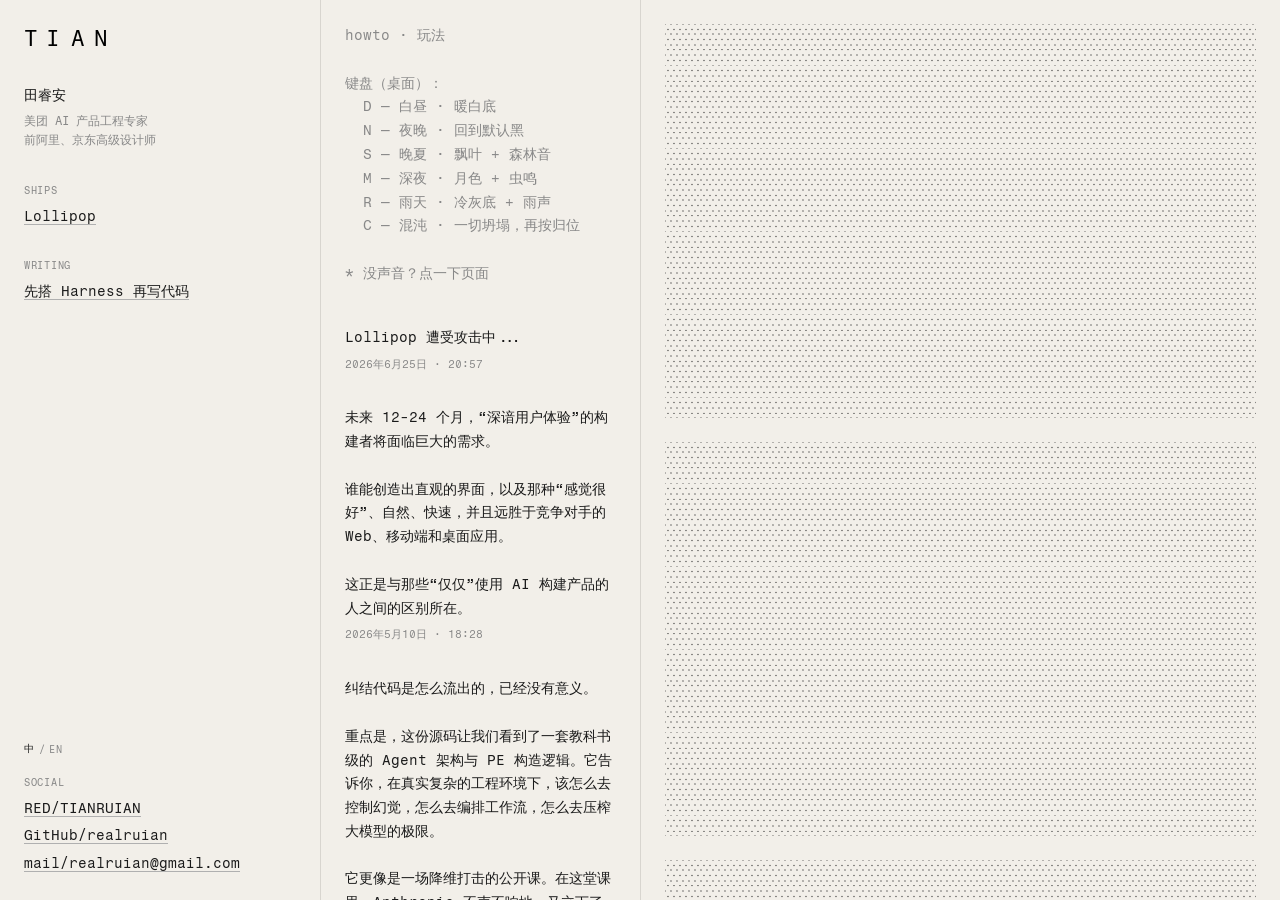
<file: index.html>
<!DOCTYPE html>
<html lang="zh">
<head>
  <meta charset="UTF-8">
  <meta name="viewport" content="width=device-width, initial-scale=1.0">
  <title>田睿安 · 个人站</title>
  <meta name="description" content="田睿安 — 美团 AI 产品工程专家">
  <link rel="canonical" href="https://tianruian.com/">

  <!-- Open Graph -->
  <meta property="og:title" content="田睿安">
  <meta property="og:description" content="美团 AI 产品工程专家">
  <meta property="og:type" content="website">
  <meta property="og:url" content="https://tianruian.com/">
  <meta property="og:image" content="https://tianruian.com/assets/og.jpg">
  <!-- Twitter 大图卡片 -->
  <meta name="twitter:card" content="summary_large_image">
  <meta name="twitter:image" content="https://tianruian.com/assets/og.jpg">

  <link rel="preconnect" href="https://fonts.googleapis.com">
  <link rel="preconnect" href="https://fonts.gstatic.com" crossorigin>
  <link href="https://fonts.googleapis.com/css2?family=Fragment+Mono&display=swap" rel="stylesheet">
  <link rel="stylesheet" href="styles.css">

  <!-- Shader 依赖预加载：让浏览器在解析 HTML 阶段就并行下载，首屏更快上 shader -->
  <!-- CDN_VERSION: 18.3.1 — 改版本要同步改下方 3 处 + js/shaders.js line 5-7（3 处 import），共 6 处 -->
  <link rel="modulepreload" href="https://esm.sh/react@18.3.1" crossorigin>
  <link rel="modulepreload" href="https://esm.sh/react-dom@18.3.1/client" crossorigin>
  <link rel="modulepreload" href="https://esm.sh/@paper-design/shaders-react@0.0.72?deps=react@18.3.1,react-dom@18.3.1" crossorigin>
</head>
<body class="light leaves">
  <div class="page">

    <!-- Col 1 — 身份 -->
    <div class="col col-1">
      <!-- 占位 logo：四个字母 "YOU!"，每个字母点击切换一个主题（对齐原站 4 字母逻辑） -->
      <svg class="logo" viewBox="0 0 120 36" fill="none" xmlns="http://www.w3.org/2000/svg" aria-label="TIAN">
        <g class="logo-letter" data-mode="day">
          <text x="0" y="28" fill="black" font-family="Fragment Mono, monospace" font-size="28" font-weight="500">T</text>
        </g>
        <g class="logo-letter" data-mode="summer">
          <text x="28" y="28" fill="black" font-family="Fragment Mono, monospace" font-size="28" font-weight="500">I</text>
        </g>
        <g class="logo-letter" data-mode="night">
          <text x="60" y="28" fill="black" font-family="Fragment Mono, monospace" font-size="28" font-weight="500">A</text>
        </g>
        <g class="logo-letter" data-mode="chaos">
          <text x="90" y="28" fill="black" font-family="Fragment Mono, monospace" font-size="28" font-weight="500">N</text>
        </g>
      </svg>

      <p data-i18n="intro"></p>

      <div class="section">
        <div class="section-title" data-i18n="artifacts_title"></div>
        <div class="links" id="artifacts-links"></div>
      </div>

      <div class="section">
        <div class="section-title" data-i18n="writing_title"></div>
        <div class="links" id="writing-links"></div>
      </div>

      <div class="social-fixed">
        <div class="lang-switch">
          <button type="button" class="lang-btn" data-lang="zh">中</button>
          <span class="lang-sep">/</span>
          <button type="button" class="lang-btn" data-lang="en">EN</button>
        </div>
        <div class="section-title" data-i18n="social_title"></div>
        <div class="links" id="social-links"></div>
      </div>

    </div>

    <!-- Col 2 — thoughts / voice / video 时间线 -->
    <div class="col" id="col-thoughts">
      <div class="entry how-to-entry visible" data-i18n="howto"></div>
      <div class="col-loader"></div>
    </div>

    <!-- Col 3 — 图片 / 画廊 -->
    <div class="col" id="col-images">
      <div class="col-loader"></div>
    </div>

  </div>

  <!-- 氛围叠加层（视频/音频） -->
  <video id="leaves-overlay" src="assets/leaves.mp4" loop muted playsinline autoplay preload="auto"></video>
  <audio id="forest-audio"   src="assets/forest.mp3" loop preload="none"></audio>
  <video id="moon-overlay"   src="assets/moon.mp4"   loop muted playsinline preload="none"></video>
  <audio id="night-audio"    src="assets/night.mp3"  loop preload="none"></audio>
  <video id="rain-overlay"   src="assets/rain.mp4"   loop muted playsinline preload="none"></video>
  <audio id="rain-audio"     src="assets/rain.mp3"   loop preload="none"></audio>

  <script src="js/i18n.js"></script>
  <script src="js/app.js"></script>
  <script src="js/themes.js"></script>
  <script src="js/chaos.js"></script>
  <script type="module" src="js/shaders.js"></script>
</body>
</html>
</file>
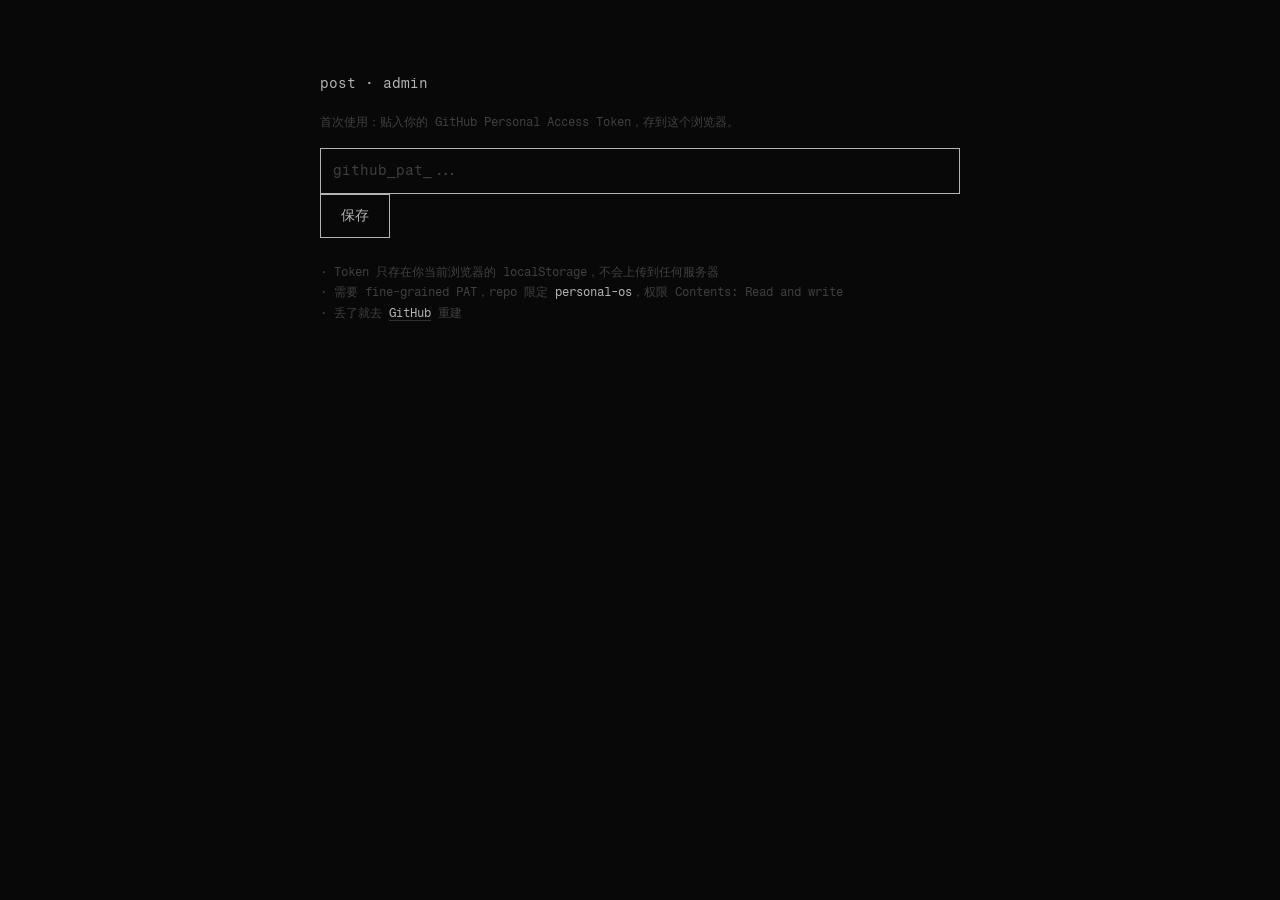
<file: admin.html>
<!DOCTYPE html>
<html lang="zh">
<head>
  <meta charset="UTF-8">
  <meta name="viewport" content="width=device-width, initial-scale=1.0">
  <meta name="robots" content="noindex, nofollow">
  <title>post · admin</title>
  <link rel="preconnect" href="https://fonts.googleapis.com">
  <link rel="preconnect" href="https://fonts.gstatic.com" crossorigin>
  <link href="https://fonts.googleapis.com/css2?family=Fragment+Mono&display=swap" rel="stylesheet">
  <link rel="stylesheet" href="styles.css">
  <link rel="stylesheet" href="styles-admin.css">
</head>
<body class="admin">
  <div class="admin-wrap">

    <!-- 未登录：token 输入 -->
    <section id="auth-section" class="card hidden">
      <h1 class="admin-title">post · admin</h1>
      <p class="admin-hint">首次使用：贴入你的 GitHub Personal Access Token，存到这个浏览器。</p>
      <input type="password" id="token-input" placeholder="github_pat_..." autocomplete="off">
      <button type="button" id="save-token-btn" class="btn btn-primary">保存</button>
      <p class="admin-hint" style="margin-top:24px">
        · Token 只存在你当前浏览器的 localStorage，不会上传到任何服务器<br>
        · 需要 fine-grained PAT，repo 限定 <code>personal-os</code>，权限 Contents: Read and write<br>
        · 丢了就去 <a href="https://github.com/settings/personal-access-tokens" target="_blank" rel="noopener">GitHub</a> 重建
      </p>
    </section>

    <!-- 已登录：发布 + 管理 -->
    <section id="post-section" class="card hidden">
      <header class="post-header">
        <h1 class="admin-title">内容后台</h1>
        <button type="button" id="logout-btn" class="btn-link">退出登录</button>
      </header>

      <!-- 一级视图切换：发布 / 管理 -->
      <div class="view-switch">
        <button type="button" class="view-tab active" data-view="post">发布新内容</button>
        <button type="button" class="view-tab" data-view="manage">管理已发布</button>
      </div>

      <!-- ════════ 发布视图 ════════ -->
      <div id="view-post" class="view-panel">
        <p class="view-desc">先选类型，填好内容点「发布」。<b>想法</b>进中间栏，<b>图片</b>进右栏，<b>文章</b>进左栏 Writing。</p>

        <!-- 模式切换：想法 / 图片 / 文章 -->
        <div class="tab-switch">
          <button type="button" class="tab-btn active" data-mode="thought">想法</button>
          <button type="button" class="tab-btn" data-mode="photo">图片</button>
          <button type="button" class="tab-btn" data-mode="writing">文章</button>
        </div>

        <!-- thought 模式：文字 -->
        <div id="thought-fields" class="mode-fields">
          <div class="field">
            <label class="field-label">中文（必填）</label>
            <textarea id="text-zh" placeholder="今天想写点什么…" rows="5"></textarea>
          </div>

          <div class="field">
            <label class="field-label">
              English <span class="field-optional">（可选，留空则英文模式也显示中文）</span>
            </label>
            <textarea id="text-en" placeholder="same thought, in english…" rows="3"></textarea>
          </div>
        </div>

        <!-- photo 模式：caption + gallery -->
        <div id="photo-fields" class="mode-fields hidden">
          <div class="field">
            <label class="field-label">配文 中文 <span class="field-optional">（可选）</span></label>
            <input type="text" id="caption-zh" placeholder="一句话配图">
          </div>
          <div class="field">
            <label class="field-label">配文 English <span class="field-optional">（可选）</span></label>
            <input type="text" id="caption-en" placeholder="one-line caption">
          </div>
          <div class="field field-inline">
            <label class="checkbox">
              <input type="checkbox" id="gallery-check">
              <span>多张图打包成一个画廊</span>
            </label>
          </div>
        </div>

        <!-- writing 模式：文章标题 + URL -->
        <div id="writing-fields" class="mode-fields hidden">
          <div class="field">
            <label class="field-label">标题中文（必填）</label>
            <input type="text" id="title-zh" placeholder="文章标题">
          </div>
          <div class="field">
            <label class="field-label">
              标题 English <span class="field-optional">（可选，留空则英文模式也显示中文）</span>
            </label>
            <input type="text" id="title-en" placeholder="article title in english">
          </div>
          <div class="field">
            <label class="field-label">URL（必填）</label>
            <input type="url" id="writing-url" placeholder="https://mp.weixin.qq.com/s/...">
          </div>
          <p class="admin-hint" style="margin-top:-8px">最多显示前 5 篇（按时间倒序）。改时间戳可调顺序。</p>
        </div>

        <!-- 共享：图片上传（thought / photo 用） -->
        <div class="field" id="image-upload-field">
          <label class="field-label">配图 <span class="field-optional">（点击 / 拖拽 / 粘贴，可多张）</span></label>
          <div id="drop-zone" class="drop-zone">
            <input type="file" id="file-input" accept="image/*" multiple hidden>
            <span class="drop-hint">+ 添加图片 或 直接拖进来</span>
          </div>
          <div id="preview-grid" class="preview-grid"></div>
        </div>

        <!-- 共享：选项（thought / photo 用） -->
        <div class="field field-inline" id="options-field">
          <label class="checkbox">
            <input type="checkbox" id="featured-check">
            <span>置顶（featured）</span>
          </label>
          <label class="checkbox" id="translate-wrapper" style="margin-left: 24px">
            <input type="checkbox" id="translate-check">
            <span>自动翻译英文（需 Anthropic key）</span>
          </label>
        </div>

        <div class="actions">
          <button type="button" id="cancel-btn" class="btn btn-ghost">清空</button>
          <button type="button" id="publish-btn" class="btn btn-primary">发布</button>
        </div>

        <div id="status" class="status hidden"></div>

        <!-- 设置：Anthropic API key -->
        <details class="settings-details">
          <summary>高级设置（自动翻译 API Key）</summary>
          <div class="field" style="margin-top: 16px">
            <label class="field-label">
              Anthropic API Key <span class="field-optional">（用于自动翻译，留空则不启用）</span>
            </label>
            <input type="password" id="anthropic-key-input" placeholder="sk-ant-..." autocomplete="off">
            <button type="button" id="save-anthropic-btn" class="btn-link" style="margin-top: 8px">保存</button>
            <span id="anthropic-status" class="field-optional" style="margin-left: 8px"></span>
          </div>
        </details>
      </div>

      <!-- ════════ 管理视图 ════════ -->
      <div id="view-manage" class="view-panel hidden">
        <p class="view-desc">这里是你发过的所有内容。点「编辑」修改，点「删除」移除。<b>删除不可撤销</b>，会一并删掉关联图片。</p>
        <div id="entries-list" class="entries-list">
          <p class="admin-hint">加载中…</p>
        </div>
      </div>

    </section>

  </div>

  <script src="js/admin.js"></script>
</body>
</html>
</file>
<file: styles.css>
/* ──────────────────────────────────────────────
   基础 Reset
   ────────────────────────────────────────────── */
*, *::before, *::after { margin: 0; padding: 0; box-sizing: border-box; }
html, body { overflow-x: hidden; }

/* ──────────────────────────────────────────────
   Houdini @property 类型化颜色 token
   没有这个，token 的 transition 不会生效
   ────────────────────────────────────────────── */
@property --bg   { syntax: '<color>'; inherits: true; initial-value: #080808; }
@property --text { syntax: '<color>'; inherits: true; initial-value: #b4b4b4; }
@property --mid  { syntax: '<color>'; inherits: true; initial-value: #404040; }
@property --line { syntax: '<color>'; inherits: true; initial-value: #181818; }

:root {
  --bg:   #080808;
  --text: #b4b4b4;
  --mid:  #404040;
  --line: #181818;
  --ease-out: cubic-bezier(0.23, 1, 0.32, 1);
  --ease-in-out: cubic-bezier(0.77, 0, 0.175, 1);
}

body {
  background: var(--bg);
  color: var(--text);
  font-family: 'Fragment Mono', monospace;
  font-size: 14px;
  line-height: 1.7;
  transition: --bg 400ms ease, --text 400ms ease, --mid 400ms ease, --line 400ms ease;
}

/* ──────────────────────────────────────────────
   氛围叠加层
   ────────────────────────────────────────────── */
#leaves-overlay {
  position: fixed; inset: 0;
  width: 100%; height: 100%;
  object-fit: cover;
  object-position: top;
  mix-blend-mode: multiply;
  pointer-events: none;
  z-index: 999;
  opacity: 0;
  transition: opacity 700ms var(--ease-out);
}
body.leaves #leaves-overlay { opacity: 1; }

#moon-overlay {
  position: fixed; inset: 0;
  width: 100%; height: 100%;
  object-fit: cover;
  pointer-events: none;
  z-index: 999;
  opacity: 0;
  transition: opacity 700ms var(--ease-out);
}
body.midnight #moon-overlay { opacity: 0.6; }
@media (max-width: 768px) {
  #moon-overlay { object-position: left; }
}

#rain-overlay {
  position: fixed; inset: 0;
  width: 100%; height: 100%;
  object-fit: cover;
  pointer-events: none;
  mix-blend-mode: multiply;
  z-index: 999;
  opacity: 0;
  transition: opacity 700ms var(--ease-out);
}
body.rain #rain-overlay { opacity: 0.6; }

/* ──────────────────────────────────────────────
   rain 变体（冷灰）
   ────────────────────────────────────────────── */
body.rain {
  --bg:   #9AA4B0;
  --text: #1a1a1a;
  --mid:  #70787f;
  --line: #bcc1c7;
}
body.rain .logo            { filter: none; }
body.rain a                { text-decoration-color: #a0a8b0; }
body.rain a:hover          { color: #000; text-decoration-color: #606870; }
body.rain .video-btn:hover,
body.rain .voice-play-btn:hover { color: #000; }

/* ──────────────────────────────────────────────
   light 模式（暖白）
   ────────────────────────────────────────────── */
body.light {
  --bg:   #f2efe9;
  --text: #1a1a1a;
  --mid:  #888;
  --line: #d8d5cf;
}
body.light .logo            { filter: none; }
body.light a                { text-decoration-color: #b0b0b0; }
body.light a:hover          { color: #000; text-decoration-color: #606060; }
body.light .video-btn:hover,
body.light .voice-play-btn:hover { color: #000; }

/* ──────────────────────────────────────────────
   三列 grid 布局
   ────────────────────────────────────────────── */
.page {
  display: grid;
  grid-template-columns: 1fr 1fr 2fr;
  min-height: 100vh;
}

.col {
  padding: 24px;
  height: 100vh;
  overflow-y: auto;
  scrollbar-width: none;
  min-width: 0;
}
.col::-webkit-scrollbar { display: none; }
.col::after { content: ''; display: block; height: 24px; }
#col-thoughts::after, #col-images::after { height: 0; }
.col + .col { border-left: 1px solid var(--line); }
.col-1 { overflow: hidden; }

/* ──────────────────────────────────────────────
   Col 1 — 身份
   ────────────────────────────────────────────── */
.logo {
  display: block;
  height: 28px;
  width: auto;
  filter: invert(1);
  margin-bottom: 32px;
}

p { margin-bottom: 32px; }

/* Intro 副信息（现职 + 过往），淡色小字 */
.intro-sub {
  display: block;
  color: var(--mid);
  font-size: 12px;
  line-height: 1.6;
  margin-top: 4px;
}

.section       { margin-bottom: 28px; }
.section-title {
  font-size: 10px;
  font-weight: 500;
  color: var(--mid);
  text-transform: uppercase;
  letter-spacing: 0.07em;
  margin-bottom: 6px;
}

.links { display: flex; flex-direction: column; gap: 4px; }

a {
  color: var(--text);
  text-decoration: underline;
  text-underline-offset: 3px;
  text-decoration-color: #303030;
}
a:hover { color: #e0e0e0; text-decoration-color: #606060; }

/* ──────────────────────────────────────────────
   Col 1 入场 stagger
   ────────────────────────────────────────────── */
@keyframes colFadeIn {
  from { opacity: 0; transform: translateY(6px); }
  to   { opacity: 1; transform: translateY(0); }
}
.col-1 > :nth-child(1) { animation: colFadeIn 560ms var(--ease-out)  80ms both; }
.col-1 > :nth-child(2) { animation: colFadeIn 560ms var(--ease-out) 160ms both; }
.col-1 > :nth-child(3) { animation: colFadeIn 560ms var(--ease-out) 240ms both; }
.col-1 > :nth-child(4) { animation: colFadeIn 560ms var(--ease-out) 320ms both; }
@media (prefers-reduced-motion: reduce) {
  .col-1 > :nth-child(n) { animation: none; }
}

/* ──────────────────────────────────────────────
   Loading
   ────────────────────────────────────────────── */
.col-loader { color: var(--mid); padding-top: 2px; }
.col-loader-cursor { animation: blink 1.2s step-end infinite; }
@keyframes blink { 50% { opacity: 0; } }

/* ──────────────────────────────────────────────
   Entry（条目通用样式）
   ────────────────────────────────────────────── */
.entry {
  opacity: 0;
  transform: translateY(10px);
  transition: opacity 520ms var(--ease-out), transform 520ms var(--ease-out);
  margin-bottom: 32px;
}
.entry.visible { opacity: 1; transform: translateY(0); }
@media (prefers-reduced-motion: reduce) {
  .entry { transform: none; transition-duration: 0ms; }
}
.entry-text   { color: var(--text); white-space: pre-wrap; word-break: break-word; }
.entry-time   { font-size: 11px; color: var(--mid); margin-top: 6px; }
#col-images .entry-time { display: none; }
.entry-img    { display: block; width: 100%; height: auto; }
.entry-caption { color: var(--text); margin-top: 8px; word-break: break-word; }
.entry-img[loading="lazy"] { background: var(--line); }

/* Shader 未 ready 时 CSS 点阵占位：SVG hex pattern + #2B2B2B 硬编码匹配 shader colorFront
   盖住原图，避免首屏看到清晰原图再"粘"上 shader。点色不跟主题（shader 本身也不跟主题） */
.img-wrap:not([data-shader-init="1"])::after {
  content: '';
  position: absolute;
  inset: 0;
  background-color: var(--bg);
  background-image: url("data:image/svg+xml;utf8,<svg xmlns='http://www.w3.org/2000/svg' width='6' height='10.39' viewBox='0 0 6 10.39'><circle cx='0' cy='0' r='0.6' fill='%232B2B2B'/><circle cx='6' cy='0' r='0.6' fill='%232B2B2B'/><circle cx='3' cy='5.196' r='0.6' fill='%232B2B2B'/><circle cx='0' cy='10.39' r='0.6' fill='%232B2B2B'/><circle cx='6' cy='10.39' r='0.6' fill='%232B2B2B'/></svg>");
  background-size: 6px 10.39px;
  z-index: 2;
  pointer-events: none;
}

/* Lightbox：点击图片全屏看原图 */
.lightbox {
  position: fixed;
  inset: 0;
  background: rgba(0, 0, 0, 0.92);
  z-index: 10000;
  display: flex;
  align-items: center;
  justify-content: center;
  padding: 40px;
  cursor: zoom-out;
  opacity: 0;
  pointer-events: none;
  transition: opacity 220ms var(--ease-out);
}
.lightbox.active {
  opacity: 1;
  pointer-events: auto;
}
.lightbox img {
  max-width: 100%;
  max-height: 100%;
  object-fit: contain;
  user-select: none;
  -webkit-user-select: none;
  -webkit-user-drag: none;
}
.lightbox-close {
  position: absolute;
  top: 20px;
  right: 24px;
  background: none;
  border: none;
  color: #e0e0e0;
  font-family: 'Fragment Mono', monospace;
  font-size: 24px;
  cursor: pointer;
  padding: 8px 12px;
  line-height: 1;
}
.lightbox-close:hover { color: #fff; }
.lightbox-prev,
.lightbox-next {
  position: absolute;
  top: 50%;
  transform: translateY(-50%);
  background: none;
  border: none;
  color: #606060;
  font-family: 'Fragment Mono', monospace;
  font-size: 16px;
  cursor: pointer;
  padding: 16px 20px;
  line-height: 1;
  transition: color 120ms;
}
.lightbox-prev { left: 0; }
.lightbox-next { right: 0; }
.lightbox-prev:hover,
.lightbox-next:hover { color: #e0e0e0; }
.lightbox-counter {
  position: absolute;
  bottom: 20px;
  left: 50%;
  transform: translateX(-50%);
  color: #606060;
  font-family: 'Fragment Mono', monospace;
  font-size: 11px;
  pointer-events: none;
  white-space: nowrap;
}
@media (max-width: 640px) {
  .lightbox-prev,
  .lightbox-next { padding: 12px 14px; }
}
/* Col 3 / thought 图片加上可点手势 */
#col-images .img-wrap,
.thought-images .img-wrap { cursor: zoom-in; }
@media (max-width: 640px) {
  .lightbox { padding: 16px; }
  .lightbox-close { top: 12px; right: 12px; }
}

/* Col 3 图片上下间距 = col padding 24px，和离左侧分割线等宽 */
#col-images .entry { margin-bottom: 24px; }

/* Col 3 图片统一长方形（3:2），避免正方形占屏过多 */
#col-images .entry > .img-wrap,
#col-images .gallery-slide .img-wrap {
  overflow: hidden;
}
/* aspect-ratio 设在 img 本身：img 元素进 DOM 浏览器立刻知道它是 3:2，
   不依赖 parent 尺寸计算，避免布局跳动 */
#col-images .entry > .img-wrap .entry-img,
#col-images .gallery-slide .img-wrap .entry-img {
  display: block;
  width: 100%;
  aspect-ratio: 3 / 2;
  object-fit: cover;
}

/* thought 带配图：单列全宽，和文字等宽 + 保留图片自然比例
   （等宽后容器变大，halftone 点的相对尺寸自动回归正常，不再显大） */
.thought-images {
  display: flex;
  flex-direction: column;
  gap: 8px;
  margin-top: 12px;
}
.thought-images .img-wrap { overflow: hidden; }
.thought-images .entry-img { display: block; width: 100%; height: auto; }

/* howto: 置顶的玩法说明，用淡色文字和普通 entry 区分 */
.how-to-entry { margin-bottom: 40px; }
.how-to-entry .entry-text { color: var(--mid); }

/* ──────────────────────────────────────────────
   Shader overlay（图片覆盖）
   ────────────────────────────────────────────── */
.img-wrap { position: relative; display: block; }
.shader-overlay {
  position: absolute;
  inset: 0;
  pointer-events: none;
  transition: opacity 700ms var(--ease-out);
}
@media (hover: hover) and (pointer: fine) {
  .img-wrap:hover .shader-overlay { opacity: 0; }
}
.img-wrap.img-pressing .shader-overlay {
  opacity: 0 !important;
  transition: opacity 150ms var(--ease-out) !important;
}

/* ──────────────────────────────────────────────
   视频 entry
   ────────────────────────────────────────────── */
.video-entry { display: block; }
.video-wrap { position: relative; display: block; cursor: pointer; isolation: isolate; }
.video-wrap video { display: block; width: 100%; height: auto; }
.video-wrap .shader-overlay { z-index: 1; transform: translateZ(0); }
.video-wrap--circle { border-radius: 50%; overflow: hidden; aspect-ratio: 1 / 1; }
.video-wrap--circle video { width: 100%; height: 100%; object-fit: cover; }
.video-controls {
  display: flex; justify-content: space-between;
  padding: 4px 0; line-height: 1;
}
.video-btn {
  background: none; border: none; color: var(--text);
  font-family: 'Fragment Mono', monospace;
  font-size: 14px; cursor: pointer; padding: 0;
  white-space: nowrap; line-height: 1;
  transition: transform 120ms var(--ease-out);
}
@media (hover: hover) and (pointer: fine) {
  .video-btn:hover { color: #e0e0e0; }
}
.video-btn:active { transform: scale(0.93); }

/* ──────────────────────────────────────────────
   语音播放器
   ────────────────────────────────────────────── */
.voice-player {
  display: flex; align-items: center; gap: 10px;
  padding: 4px 0; line-height: 1;
}
.voice-play-btn {
  background: none; border: none; color: var(--text);
  font-family: 'Fragment Mono', monospace;
  font-size: inherit;
  cursor: pointer; padding: 0;
  white-space: nowrap; line-height: 1; flex-shrink: 0;
  transition: transform 120ms var(--ease-out);
}
@media (hover: hover) and (pointer: fine) {
  .voice-play-btn:hover { color: #e0e0e0; }
}
.voice-play-btn:active { transform: scale(0.93); }
.voice-scrubber {
  flex: 1;
  cursor: pointer;
  color: var(--mid);
  letter-spacing: 0.05em;
  user-select: none;
  white-space: nowrap;
  overflow: hidden;
  line-height: 1;
}
.voice-scrubber:hover { color: var(--text); }
.voice-time {
  color: var(--mid);
  font-variant-numeric: tabular-nums;
  white-space: nowrap;
  flex-shrink: 0;
}
.voice-transcript {
  display: none;
  margin-top: 10px;
  color: var(--mid);
  line-height: 1.7;
  word-break: break-word;
}
.voice-word { transition: color 0.1s; }
.voice-word.spoken { color: var(--text); }

/* ──────────────────────────────────────────────
   Gallery
   ────────────────────────────────────────────── */
.gallery-slides { position: relative; }
.gallery-slide {
  position: absolute;
  inset: 0;
  opacity: 0;
  pointer-events: none;
}
.gallery-slide.active {
  position: relative;
  opacity: 1;
  pointer-events: auto;
}
.gallery-slide.leaving {
  position: absolute;
  inset: 0;
  pointer-events: none;
  z-index: 2;
  animation: galOut 220ms linear forwards;
}
@keyframes galOut { from { opacity: 1; } to { opacity: 0; } }

@keyframes slideInRight  { from { opacity: 0; transform: translateX(28px); }  to { opacity: 1; transform: translateX(0); } }
@keyframes slideInLeft   { from { opacity: 0; transform: translateX(-28px); } to { opacity: 1; transform: translateX(0); } }
@keyframes slideOutLeft  { from { opacity: 1; transform: translateX(0); } to { opacity: 0; transform: translateX(-28px); } }
@keyframes slideOutRight { from { opacity: 1; transform: translateX(0); } to { opacity: 0; transform: translateX(28px); } }

@media (max-width: 768px) {
  .gallery-slide.active.entering-next { animation: slideInRight 280ms var(--ease-out) both; }
  .gallery-slide.active.entering-prev { animation: slideInLeft  280ms var(--ease-out) both; }
  .gallery-slide.leaving.leaving-next { animation: slideOutLeft  280ms var(--ease-out) forwards; }
  .gallery-slide.leaving.leaving-prev { animation: slideOutRight 280ms var(--ease-out) forwards; }
  .gallery-wrap .gallery-slide:not(:first-child) .shader-overlay { display: none; }
  .gallery-wrap.gallery-pressing .shader-overlay {
    opacity: 0 !important;
    transition: opacity 150ms var(--ease-out) !important;
  }
}
.gallery-navigating .shader-overlay {
  opacity: 0 !important;
  transition: none !important;
}
@media (hover: hover) and (pointer: fine) {
  .gallery-wrap:hover .shader-overlay { opacity: 0; }
}
@media (prefers-reduced-motion: reduce) {
  .gallery-slide.leaving { animation-duration: 0ms; }
}
.gallery-footer {
  display: flex; align-items: center; justify-content: space-between;
  margin-top: 6px; gap: 8px;
}
.gallery-caption { color: var(--text); word-break: break-word; flex: 1; }
.gallery-nav { display: flex; align-items: center; gap: 8px; flex-shrink: 0; line-height: 1; }
.gallery-btn {
  background: none; border: none; color: var(--mid);
  font-family: 'Fragment Mono', monospace; font-size: inherit;
  cursor: pointer; padding: 0; line-height: 1;
  transition: transform 120ms var(--ease-out), color 120ms var(--ease-out);
}
@media (hover: hover) and (pointer: fine) {
  .gallery-btn:hover { color: var(--text); }
}
.gallery-btn:active { transform: scale(0.85); color: var(--text); }
.gallery-counter { color: var(--mid); }

/* ──────────────────────────────────────────────
   Social 固定 + 语言切换器
   ────────────────────────────────────────────── */
.social-fixed {
  position: fixed;
  bottom: 24px;
  left: 24px;
}
@media (max-width: 768px) {
  .social-fixed { position: static; margin-top: 28px; }
}
.lang-switch {
  display: flex; align-items: center; gap: 4px;
  margin-bottom: 16px;
  font-size: 10px;
  text-transform: uppercase;
  letter-spacing: 0.07em;
}
.lang-btn {
  background: none; border: none;
  color: var(--mid);
  font-family: 'Fragment Mono', monospace;
  font-size: 10px;
  cursor: pointer; padding: 0;
  text-transform: uppercase;
  letter-spacing: 0.07em;
  transition: color 160ms var(--ease-out);
}
.lang-btn.active { color: var(--text); }
.lang-btn:hover { color: var(--text); }
.lang-sep { color: var(--mid); }

/* ──────────────────────────────────────────────
   Logo 字母（mobile tap）
   ────────────────────────────────────────────── */
@media (max-width: 768px) {
  .logo-letter[data-mode] { cursor: pointer; touch-action: manipulation; }
  .logo-letter[data-mode]:active path,
  .logo-letter[data-mode]:active text { opacity: 0.5; }
}

/* ──────────────────────────────────────────────
   移动端堆叠
   ────────────────────────────────────────────── */
@media (max-width: 768px) {
  .page { grid-template-columns: 1fr; }
  .col  { height: auto; overflow-y: visible; }
  .col::after { height: 0; }
  .col + .col { border-left: none; border-top: 1px solid var(--line); }
  .col-1 { overflow: visible; }
  .gallery-footer { align-items: flex-start; }
  .gallery-footer .gallery-nav { padding-top: 4px; }
}

/* ──────────────────────────────────────────────
   键盘焦点可见（a11y）
   仅键盘聚焦时显示，鼠标点击不触发；克制实线描边走 token，贴合极简扁平
   ────────────────────────────────────────────── */
:focus-visible { outline: 1px solid var(--mid); outline-offset: 2px; }

/* reduced-motion 兜底：补上此前遗漏的主题 token 过渡与氛围叠加层淡入
   （col-1 / entry / gallery 已在各自处关闭，这里收口 body token 与 overlay） */
@media (prefers-reduced-motion: reduce) {
  body { transition: none; }
  #leaves-overlay, #moon-overlay, #rain-overlay { transition: none; }
}
</file>
<file: styles-admin.css>
/* ──────────────────────────────────────────────
   发布面板样式（沿用主站 token 和字体）
   ────────────────────────────────────────────── */

body.admin {
  background: var(--bg);
  color: var(--text);
  font-family: 'Fragment Mono', monospace;
  font-size: 14px;
  line-height: 1.7;
  min-height: 100vh;
  padding: 40px 20px;
  transition: --bg 400ms ease, --text 400ms ease;
}

.admin-wrap {
  max-width: 640px;
  margin: 0 auto;
}

.card {
  padding: 32px 0;
}

.hidden { display: none !important; }

.admin-title {
  font-size: 14px;
  font-weight: 500;
  margin-bottom: 16px;
}

.admin-hint {
  color: var(--mid);
  font-size: 12px;
  line-height: 1.7;
  margin-bottom: 16px;
}

.admin-hint a { color: var(--text); }
.admin-hint code {
  color: var(--text);
  font-family: inherit;
}

.post-header {
  display: flex;
  justify-content: space-between;
  align-items: baseline;
  margin-bottom: 32px;
}

.btn-link {
  background: none;
  border: none;
  color: var(--mid);
  font-family: inherit;
  font-size: 12px;
  cursor: pointer;
  padding: 0;
  text-transform: uppercase;
  letter-spacing: 0.07em;
  transition: color 160ms var(--ease-out);
}
.btn-link:hover { color: var(--text); }

/* Fields */
.field { margin-bottom: 24px; }
.field-inline { display: flex; align-items: center; }

.field-label {
  display: block;
  font-size: 10px;
  font-weight: 500;
  color: var(--mid);
  text-transform: uppercase;
  letter-spacing: 0.07em;
  margin-bottom: 8px;
}
.field-optional {
  text-transform: none;
  letter-spacing: 0;
  color: var(--mid);
  font-size: 10px;
}

textarea,
input[type="password"] {
  width: 100%;
  background: transparent;
  color: var(--text);
  font-family: 'Fragment Mono', monospace;
  font-size: 14px;
  line-height: 1.7;
  border: 1px solid var(--line);
  padding: 10px 12px;
  outline: none;
  resize: vertical;
  transition: border-color 160ms var(--ease-out);
}
textarea:focus,
input[type="password"]:focus {
  border-color: var(--text);
}
textarea { min-height: 80px; }
textarea::placeholder,
input::placeholder {
  color: var(--mid);
}

/* Drop zone */
.drop-zone {
  border: 1px dashed var(--line);
  padding: 24px;
  text-align: center;
  cursor: pointer;
  transition: border-color 160ms var(--ease-out), background 160ms var(--ease-out);
}
.drop-zone:hover,
.drop-zone.dragover {
  border-color: var(--text);
}
.drop-hint {
  color: var(--mid);
  font-size: 12px;
}

/* Preview grid */
.preview-grid {
  display: grid;
  grid-template-columns: repeat(auto-fill, minmax(100px, 1fr));
  gap: 8px;
  margin-top: 12px;
}
.preview-grid:empty { display: none; }

.preview-item {
  position: relative;
  aspect-ratio: 1;
  border: 1px solid var(--line);
  overflow: hidden;
}
.preview-item img {
  width: 100%;
  height: 100%;
  object-fit: cover;
  display: block;
}
.preview-remove {
  position: absolute;
  top: 4px;
  right: 4px;
  background: rgba(0, 0, 0, 0.6);
  color: #fff;
  border: none;
  width: 22px;
  height: 22px;
  cursor: pointer;
  font-size: 16px;
  line-height: 1;
  font-family: inherit;
  padding: 0;
}
.preview-remove:hover { background: rgba(0, 0, 0, 0.85); }

/* Checkbox */
.checkbox {
  display: inline-flex;
  align-items: center;
  gap: 8px;
  cursor: pointer;
  color: var(--text);
  font-size: 14px;
}
.checkbox input {
  cursor: pointer;
  accent-color: var(--text);
}

/* Actions */
.actions {
  display: flex;
  gap: 12px;
  justify-content: flex-end;
  margin-top: 32px;
}

.btn {
  background: transparent;
  color: var(--text);
  font-family: 'Fragment Mono', monospace;
  font-size: 14px;
  border: 1px solid var(--line);
  padding: 10px 20px;
  cursor: pointer;
  transition: border-color 160ms var(--ease-out), background 160ms var(--ease-out);
  min-height: 44px;
}
.btn:hover:not(:disabled) { border-color: var(--text); }
.btn:disabled { opacity: 0.4; cursor: not-allowed; }

.btn-primary {
  border-color: var(--text);
}
.btn-primary:hover:not(:disabled) { background: var(--text); color: var(--bg); }

.btn-ghost { color: var(--mid); }
.btn-ghost:hover:not(:disabled) { color: var(--text); }

/* Status toast */
.status {
  margin-top: 24px;
  padding: 12px;
  border: 1px solid var(--line);
  font-size: 12px;
  color: var(--mid);
  white-space: pre-wrap;
}
.status.success { border-color: var(--text); color: var(--text); }
.status.error { border-color: #d04040; color: #d04040; }

/* ── 一级视图切换：发布 / 管理 ── */
.view-switch {
  display: flex;
  gap: 8px;
  margin-bottom: 28px;
}
.view-tab {
  flex: 1;
  background: transparent;
  color: var(--mid);
  font-family: 'Fragment Mono', monospace;
  font-size: 14px;
  border: 1px solid var(--line);
  padding: 14px 16px;
  cursor: pointer;
  transition: border-color 160ms var(--ease-out), color 160ms var(--ease-out), background 160ms var(--ease-out);
  min-height: 48px;
}
.view-tab:hover { border-color: var(--text); color: var(--text); }
.view-tab.active {
  color: var(--text);
  border-color: var(--text);
  font-weight: 500;
}

/* 视图顶部一句话引导 */
.view-desc {
  color: var(--mid);
  font-size: 12px;
  line-height: 1.7;
  margin-bottom: 24px;
}
.view-desc b { color: var(--text); font-weight: 500; }

.view-panel.hidden { display: none; }

/* Tab switch（thought / photo） */
.tab-switch {
  display: flex;
  gap: 0;
  margin-bottom: 24px;
  border-bottom: 1px solid var(--line);
}
.tab-btn {
  background: none;
  border: none;
  color: var(--mid);
  font-family: 'Fragment Mono', monospace;
  font-size: 12px;
  cursor: pointer;
  padding: 10px 16px;
  text-transform: uppercase;
  letter-spacing: 0.07em;
  transition: color 160ms var(--ease-out);
  border-bottom: 1px solid transparent;
  margin-bottom: -1px;
}
.tab-btn:hover { color: var(--text); }
.tab-btn.active {
  color: var(--text);
  border-bottom-color: var(--text);
}

.mode-fields.hidden { display: none; }

/* input text */
input[type="text"] {
  width: 100%;
  background: transparent;
  color: var(--text);
  font-family: 'Fragment Mono', monospace;
  font-size: 14px;
  line-height: 1.7;
  border: 1px solid var(--line);
  padding: 10px 12px;
  outline: none;
  transition: border-color 160ms var(--ease-out);
}
input[type="text"]:focus { border-color: var(--text); }
input[type="text"]::placeholder { color: var(--mid); }

/* Sticky 发布按钮（移动端防键盘遮挡） */
.actions {
  position: sticky;
  bottom: 0;
  background: var(--bg);
  padding-top: 12px;
  z-index: 5;
}

/* Settings / Manage 折叠面板 */
.settings-details,
.manage-details {
  margin-top: 40px;
  border-top: 1px solid var(--line);
  padding-top: 16px;
}
.settings-details summary,
.manage-details summary {
  cursor: pointer;
  font-size: 10px;
  color: var(--mid);
  text-transform: uppercase;
  letter-spacing: 0.07em;
  list-style: none;
  padding: 4px 0;
  transition: color 160ms var(--ease-out);
}
.settings-details summary::-webkit-details-marker,
.manage-details summary::-webkit-details-marker { display: none; }
.settings-details summary::before,
.manage-details summary::before {
  content: '▸';
  display: inline-block;
  margin-right: 6px;
  transition: transform 160ms var(--ease-out);
}
.settings-details[open] summary::before,
.manage-details[open] summary::before {
  transform: rotate(90deg);
}
.settings-details summary:hover,
.manage-details summary:hover { color: var(--text); }

/* 已发条目列表 */
.entries-list {
  margin-top: 16px;
  display: flex;
  flex-direction: column;
  gap: 8px;
}
.entry-row {
  display: flex;
  align-items: flex-start;
  gap: 12px;
  padding: 14px;
  border: 1px solid var(--line);
  transition: border-color 160ms var(--ease-out);
}
.entry-row:hover { border-color: var(--mid); }
.entry-meta {
  flex: 1;
  min-width: 0;
}
.entry-meta-time {
  font-size: 10px;
  color: var(--mid);
  text-transform: uppercase;
  letter-spacing: 0.07em;
  margin-bottom: 4px;
}
.entry-meta-preview {
  color: var(--text);
  font-size: 13px;
  line-height: 1.5;
  overflow: hidden;
  display: -webkit-box;
  -webkit-line-clamp: 2;
  -webkit-box-orient: vertical;
  word-break: break-word;
}
.entry-meta-preview img {
  max-width: 40px;
  max-height: 40px;
  vertical-align: middle;
  margin-right: 6px;
}
.entry-actions {
  display: flex;
  gap: 8px;
  flex-shrink: 0;
}
.entry-action-btn {
  background: none;
  border: 1px solid var(--line);
  color: var(--mid);
  font-family: 'Fragment Mono', monospace;
  font-size: 11px;
  cursor: pointer;
  padding: 4px 10px;
  transition: border-color 160ms var(--ease-out), color 160ms var(--ease-out);
  min-height: 28px;
}
.entry-action-btn:hover { color: var(--text); border-color: var(--text); }
.entry-action-btn.danger { color: #d04040; border-color: rgba(208, 64, 64, 0.5); }
.entry-action-btn.danger:hover { color: #fff; background: #d04040; border-color: #d04040; }

/* 编辑态提示 */
.edit-banner {
  padding: 8px 12px;
  border: 1px solid var(--text);
  color: var(--text);
  font-size: 12px;
  margin-bottom: 16px;
  display: flex;
  justify-content: space-between;
  align-items: center;
}
.edit-banner-cancel {
  background: none;
  border: none;
  color: var(--mid);
  font-family: inherit;
  font-size: 11px;
  cursor: pointer;
  text-transform: uppercase;
  letter-spacing: 0.07em;
}
.edit-banner-cancel:hover { color: var(--text); }

/* Mobile */
@media (max-width: 640px) {
  body.admin { padding: 24px 16px; }
  .actions { flex-direction: column-reverse; }
  .btn { width: 100%; }
  .preview-grid { grid-template-columns: repeat(auto-fill, minmax(80px, 1fr)); }
  .field-inline { flex-direction: column; align-items: flex-start; gap: 8px; }
  .field-inline .checkbox { margin-left: 0 !important; }
  .tab-btn { flex: 1; text-align: center; }
  .entry-row { flex-direction: column; }
}
</file>
